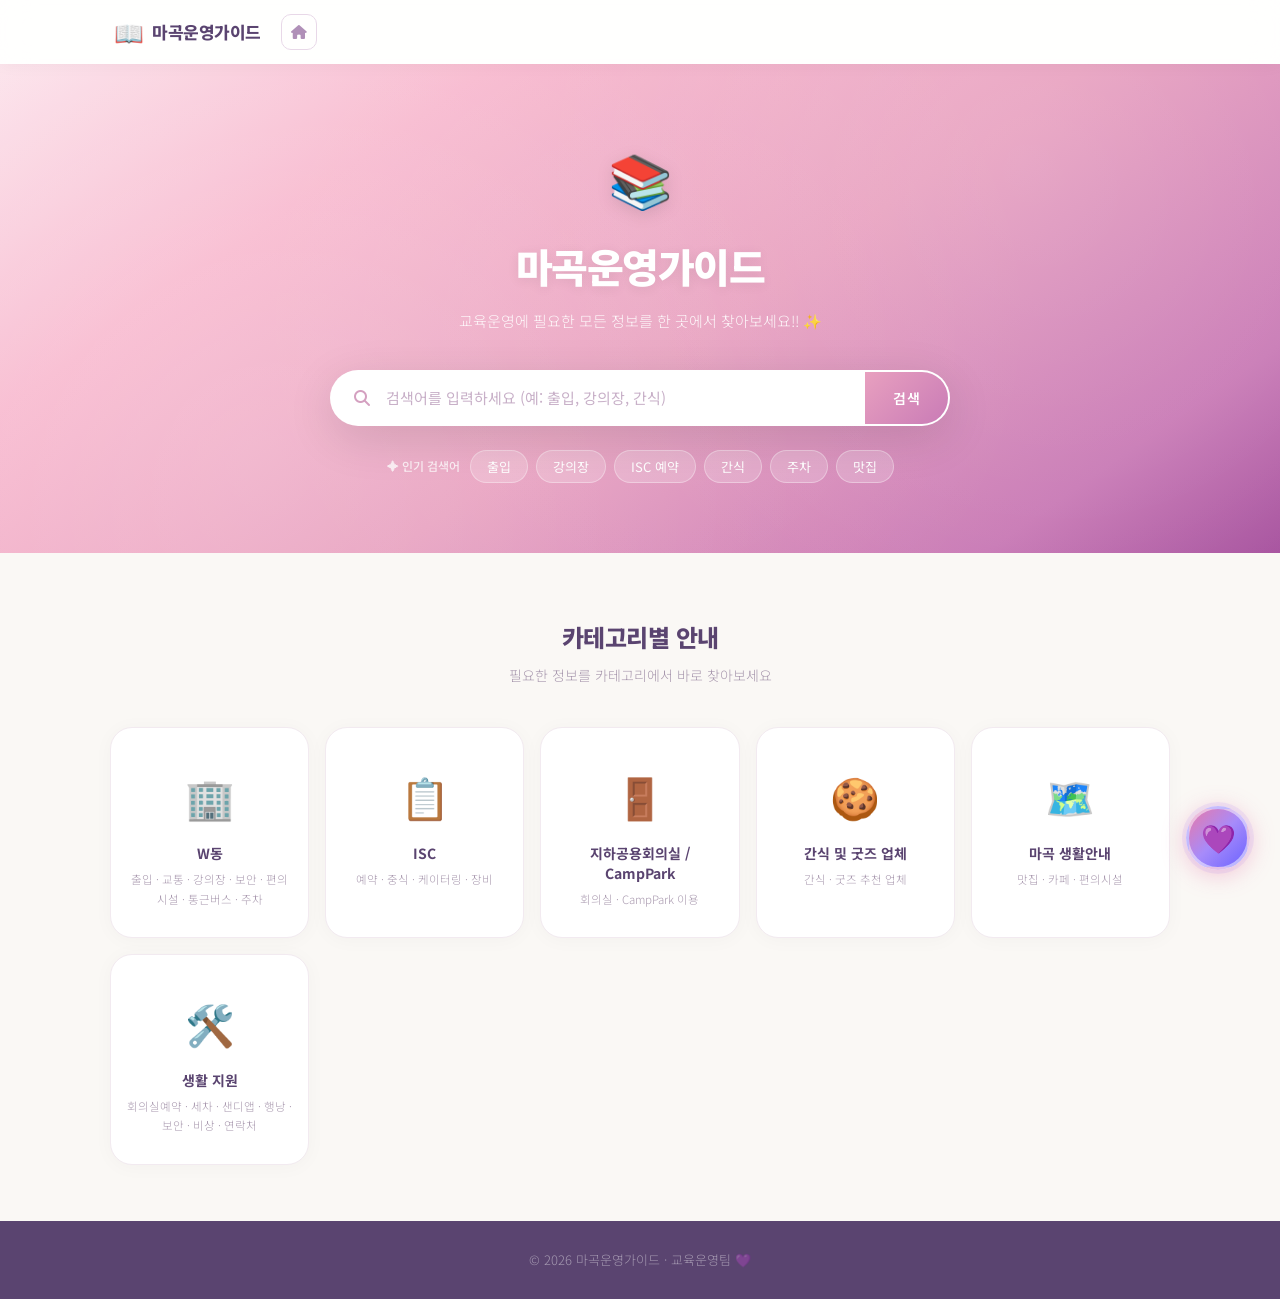
<file: index.html>
<!DOCTYPE html>
<html lang="ko">
<head>
    <meta charset="UTF-8">
    <meta name="viewport" content="width=device-width, initial-scale=1.0">
    <title>마곡운영가이드 ✨</title>
    <link rel="stylesheet" href="style.css">
    <link href="https://fonts.googleapis.com/css2?family=Noto+Sans+KR:wght@300;400;500;700;900&display=swap" rel="stylesheet">
    <link href="https://cdnjs.cloudflare.com/ajax/libs/font-awesome/6.4.0/css/all.min.css" rel="stylesheet">
</head>
<body>
    <!-- 상단 헤더 -->
    <header class="header" id="header">
        <div class="header-inner">
            <div class="logo" onclick="goHome()">
                <span class="logo-emoji">📖</span>
                <span class="logo-text">마곡운영가이드</span>
            </div>
            <div class="header-search" id="headerSearch">
                <div class="header-search-box">
                    <input type="text" id="headerSearchInput" placeholder="궁금한 내용을 검색하세요" autocomplete="off">
                    <button onclick="performSearch(document.getElementById('headerSearchInput').value)">
                        <i class="fas fa-search"></i>
                    </button>
                </div>
            </div>
            <button class="home-btn-header" onclick="goHome()" title="홈으로">
                <i class="fas fa-home"></i>
            </button>
        </div>
    </header>

    <!-- 메인 히어로 섹션 -->
    <section class="hero" id="heroSection">
        <div class="hero-bg-deco"></div>
        <div class="hero-content">
            <span class="hero-emoji">📚</span>
            <h1 class="hero-title">마곡운영가이드</h1>
            <p class="hero-subtitle">교육운영에 필요한 모든 정보를 한 곳에서 찾아보세요!! ✨</p>
            <div class="search-container">
                <div class="search-box">
                    <i class="fas fa-search search-icon"></i>
                    <input type="text" id="mainSearchInput" placeholder="검색어를 입력하세요 (예: 출입, 강의장, 간식)" autocomplete="off">
                    <button onclick="performSearch(document.getElementById('mainSearchInput').value)">
                        검색
                    </button>
                </div>
                <div class="search-suggestions" id="searchSuggestions"></div>
            </div>
            <div class="popular-keywords">
                <span class="keyword-label">✦ 인기 검색어</span>
                <button onclick="performSearch('출입')">출입</button>
                <button onclick="performSearch('강의장')">강의장</button>
                <button onclick="performSearch('ISC 예약')">ISC 예약</button>
                <button onclick="performSearch('간식')">간식</button>
                <button onclick="performSearch('주차')">주차</button>
                <button onclick="performSearch('맛집')">맛집</button>
            </div>
        </div>
    </section>

    <!-- 카테고리 네비게이션 -->
    <section class="categories" id="categorySection">
        <div class="container">
            <h2 class="section-title">카테고리별 안내</h2>
            <p class="section-subtitle">필요한 정보를 카테고리에서 바로 찾아보세요</p>
            <div class="category-grid">
                <div class="category-card" onclick="showCategory('w-building')">
                    <span class="category-emoji">🏢</span>
                    <h3>W동</h3>
                    <p>출입 · 교통 · 강의장 · 보안 · 편의시설 · 통근버스 · 주차</p>
                </div>
                <div class="category-card" onclick="showCategory('isc')">
                    <span class="category-emoji">📋</span>
                    <h3>ISC</h3>
                    <p>예약 · 중식 · 케이터링 · 장비</p>
                </div>
                <div class="category-card" onclick="showCategory('meeting-room')">
                    <span class="category-emoji">🚪</span>
                    <h3>지하공용회의실 / CampPark</h3>
                    <p>회의실 · CampPark 이용</p>
                </div>
                <div class="category-card" onclick="showCategory('snack-goods')">
                    <span class="category-emoji">🍪</span>
                    <h3>간식 및 굿즈 업체</h3>
                    <p>간식 · 굿즈 추천 업체</p>
                </div>
                <div class="category-card" onclick="showCategory('magok-life')">
                    <span class="category-emoji">🗺️</span>
                    <h3>마곡 생활안내</h3>
                    <p>맛집 · 카페 · 편의시설</p>
                </div>
                <div class="category-card" onclick="showCategory('life-support')">
                    <span class="category-emoji">🛠️</span>
                    <h3>생활 지원</h3>
                    <p>회의실예약 · 세차 · 샌디앱 · 행낭 · 보안 · 비상 · 연락처</p>
                </div>
            </div>
        </div>
    </section>

    <!-- 검색 결과 영역 -->
    <section class="search-results" id="searchResults" style="display:none;">
        <div class="container">
            <div class="results-header">
                <h2>🔍 <span id="searchQuery"></span> 검색 결과 <span id="resultCount" class="result-count"></span></h2>
                <button class="back-btn" onclick="goHome()"><i class="fas fa-arrow-left"></i> 홈으로</button>
            </div>
            <div id="resultsList" class="results-list"></div>
        </div>
    </section>

    <!-- 상세 콘텐츠 영역 -->
    <section class="detail-view" id="detailView" style="display:none;">
        <div class="container">
            <div class="detail-layout">
                <aside class="detail-sidebar" id="detailSidebar"></aside>
                <main class="detail-content" id="detailContent"></main>
            </div>
        </div>
    </section>

    <!-- 챗봇 -->
    <div class="chatbot-btn" id="chatbotBtn" onclick="toggleChatbot()">
        <span class="chatbot-btn-emoji">💜</span>
    </div>
    <div class="chatbot-window" id="chatbotWindow">
        <div class="chatbot-header">
            <span>🐰 백서 도우미</span>
            <button onclick="toggleChatbot()"><i class="fas fa-times"></i></button>
        </div>
        <div class="chatbot-messages" id="chatbotMessages">
            <div class="chat-msg bot">반가워요~! 🐰✨<br>저는 <strong>백서 도우미</strong>예요!<br>궁금한 거 뭐든 물어봐 주세요 💕<br><br>💬 <em>간식업체 알려줘, 주차 어떻게 해?, 네트워크 연결</em></div>
        </div>
        <div class="chatbot-input">
            <input type="text" id="chatbotInput" placeholder="무엇이든 물어보세요~ 🐰" autocomplete="off" onkeypress="if(event.key==='Enter')sendChat()">
            <button onclick="sendChat()"><i class="fas fa-paper-plane"></i></button>
        </div>
    </div>

    <!-- 푸터 -->
    <footer class="footer">
        <div class="container">
            <p>© 2026 마곡운영가이드 · 교육운영팀 💜</p>
        </div>
    </footer>

    <script src="app.js"></script>
</body>
</html>
</file>
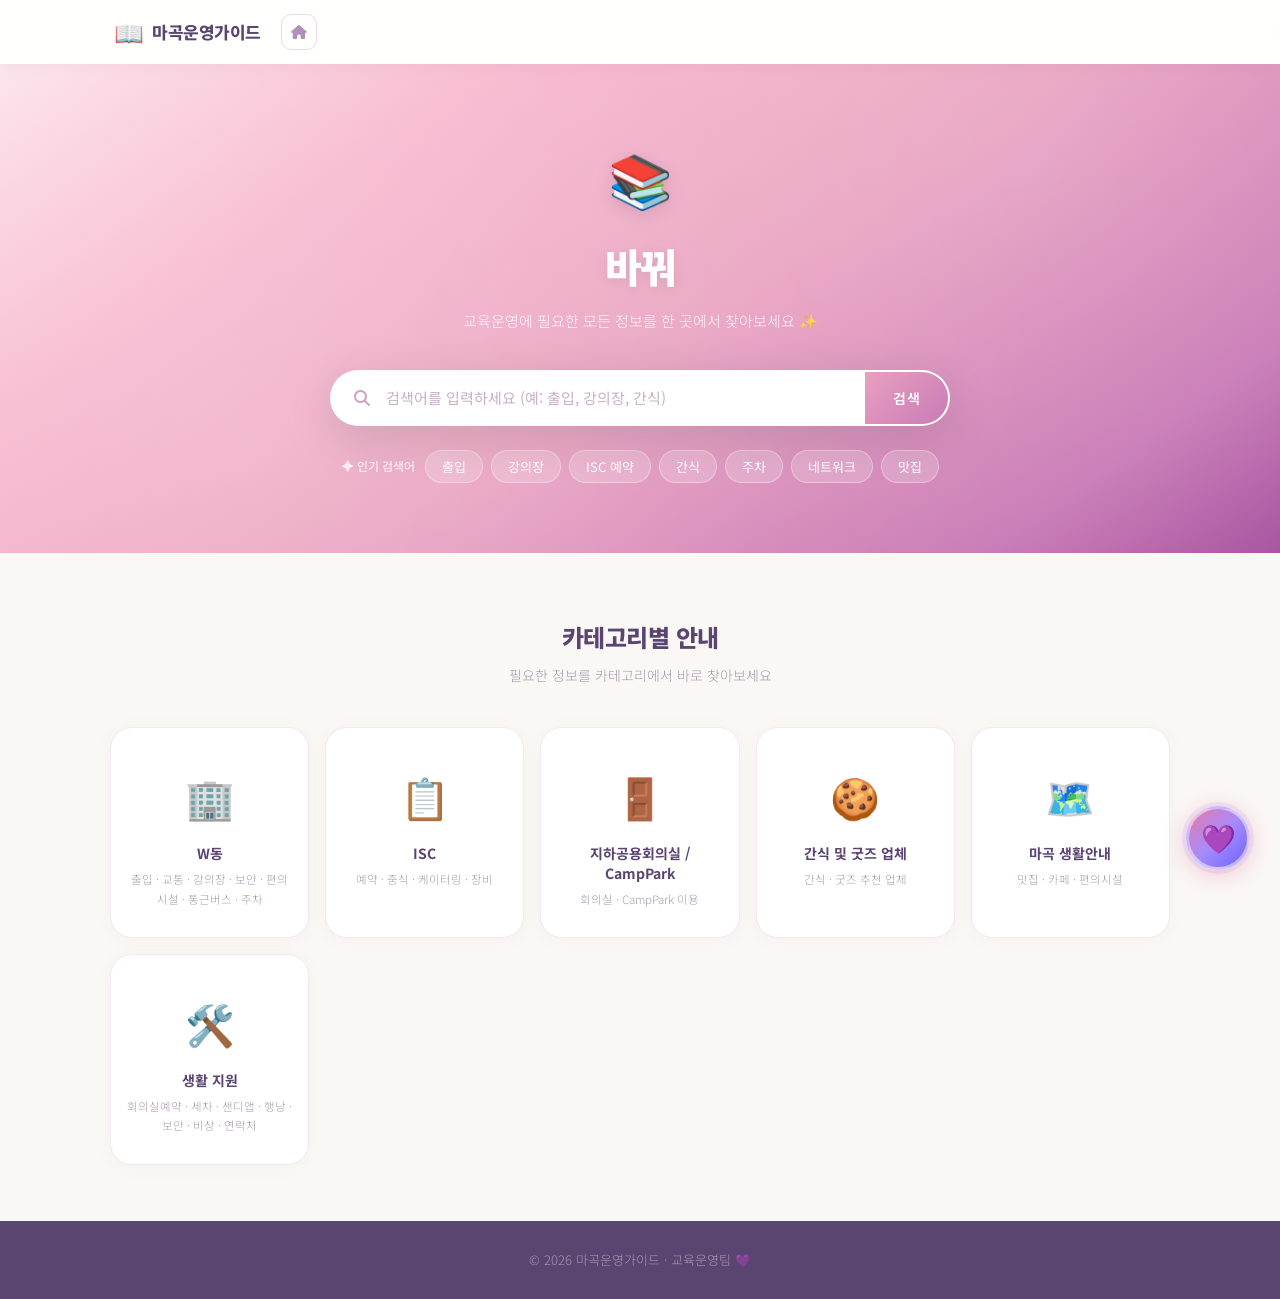
<file: 백서.html>
<!DOCTYPE html>
<html lang="ko">
<head>
    <meta charset="UTF-8">
    <meta name="viewport" content="width=device-width, initial-scale=1.0">
    <title>마곡운영가이드 ✨</title>
    <link rel="stylesheet" href="style.css">
    <link href="https://fonts.googleapis.com/css2?family=Noto+Sans+KR:wght@300;400;500;700;900&display=swap" rel="stylesheet">
    <link href="https://cdnjs.cloudflare.com/ajax/libs/font-awesome/6.4.0/css/all.min.css" rel="stylesheet">
</head>
<body>
    <!-- 상단 헤더 -->
    <header class="header" id="header">
        <div class="header-inner">
            <div class="logo" onclick="goHome()">
                <span class="logo-emoji">📖</span>
                <span class="logo-text">마곡운영가이드</span>
            </div>
            <div class="header-search" id="headerSearch">
                <div class="header-search-box">
                    <input type="text" id="headerSearchInput" placeholder="궁금한 내용을 검색하세요" autocomplete="off">
                    <button onclick="performSearch(document.getElementById('headerSearchInput').value)">
                        <i class="fas fa-search"></i>
                    </button>
                </div>
            </div>
            <button class="home-btn-header" onclick="goHome()" title="홈으로">
                <i class="fas fa-home"></i>
            </button>
        </div>
    </header>

    <!-- 메인 히어로 섹션 -->
    <section class="hero" id="heroSection">
        <div class="hero-bg-deco"></div>
        <div class="hero-content">
            <span class="hero-emoji">📚</span>
            <h1 class="hero-title">바꿔</h1>
            <p class="hero-subtitle">교육운영에 필요한 모든 정보를 한 곳에서 찾아보세요 ✨</p>
            <div class="search-container">
                <div class="search-box">
                    <i class="fas fa-search search-icon"></i>
                    <input type="text" id="mainSearchInput" placeholder="검색어를 입력하세요 (예: 출입, 강의장, 간식)" autocomplete="off">
                    <button onclick="performSearch(document.getElementById('mainSearchInput').value)">
                        검색
                    </button>
                </div>
                <div class="search-suggestions" id="searchSuggestions"></div>
            </div>
            <div class="popular-keywords">
                <span class="keyword-label">✦ 인기 검색어</span>
                <button onclick="performSearch('출입')">출입</button>
                <button onclick="performSearch('강의장')">강의장</button>
                <button onclick="performSearch('ISC 예약')">ISC 예약</button>
                <button onclick="performSearch('간식')">간식</button>
                <button onclick="performSearch('주차')">주차</button>
                <button onclick="performSearch('네트워크')">네트워크</button>
                <button onclick="performSearch('맛집')">맛집</button>
            </div>
        </div>
    </section>

    <!-- 카테고리 네비게이션 -->
    <section class="categories" id="categorySection">
        <div class="container">
            <h2 class="section-title">카테고리별 안내</h2>
            <p class="section-subtitle">필요한 정보를 카테고리에서 바로 찾아보세요</p>
            <div class="category-grid">
                <div class="category-card" onclick="showCategory('w-building')">
                    <span class="category-emoji">🏢</span>
                    <h3>W동</h3>
                    <p>출입 · 교통 · 강의장 · 보안 · 편의시설 · 통근버스 · 주차</p>
                </div>
                <div class="category-card" onclick="showCategory('isc')">
                    <span class="category-emoji">📋</span>
                    <h3>ISC</h3>
                    <p>예약 · 중식 · 케이터링 · 장비</p>
                </div>
                <div class="category-card" onclick="showCategory('meeting-room')">
                    <span class="category-emoji">🚪</span>
                    <h3>지하공용회의실 / CampPark</h3>
                    <p>회의실 · CampPark 이용</p>
                </div>
                <div class="category-card" onclick="showCategory('snack-goods')">
                    <span class="category-emoji">🍪</span>
                    <h3>간식 및 굿즈 업체</h3>
                    <p>간식 · 굿즈 추천 업체</p>
                </div>
                <div class="category-card" onclick="showCategory('magok-life')">
                    <span class="category-emoji">🗺️</span>
                    <h3>마곡 생활안내</h3>
                    <p>맛집 · 카페 · 편의시설</p>
                </div>
                <div class="category-card" onclick="showCategory('life-support')">
                    <span class="category-emoji">🛠️</span>
                    <h3>생활 지원</h3>
                    <p>회의실예약 · 세차 · 샌디앱 · 행낭 · 보안 · 비상 · 연락처</p>
                </div>
            </div>
        </div>
    </section>

    <!-- 검색 결과 영역 -->
    <section class="search-results" id="searchResults" style="display:none;">
        <div class="container">
            <div class="results-header">
                <h2>🔍 <span id="searchQuery"></span> 검색 결과 <span id="resultCount" class="result-count"></span></h2>
                <button class="back-btn" onclick="goHome()"><i class="fas fa-arrow-left"></i> 홈으로</button>
            </div>
            <div id="resultsList" class="results-list"></div>
        </div>
    </section>

    <!-- 상세 콘텐츠 영역 -->
    <section class="detail-view" id="detailView" style="display:none;">
        <div class="container">
            <div class="detail-layout">
                <aside class="detail-sidebar" id="detailSidebar"></aside>
                <main class="detail-content" id="detailContent"></main>
            </div>
        </div>
    </section>

    <!-- 챗봇 -->
    <div class="chatbot-btn" id="chatbotBtn" onclick="toggleChatbot()">
        <span class="chatbot-btn-emoji">💜</span>
    </div>
    <div class="chatbot-window" id="chatbotWindow">
        <div class="chatbot-header">
            <span>🐰 백서 도우미</span>
            <button onclick="toggleChatbot()"><i class="fas fa-times"></i></button>
        </div>
        <div class="chatbot-messages" id="chatbotMessages">
            <div class="chat-msg bot">반가워요~! 🐰✨<br>저는 <strong>백서 도우미</strong>예요!<br>궁금한 거 뭐든 물어봐 주세요 💕<br><br>💬 <em>간식업체 알려줘, 주차 어떻게 해?, 네트워크 연결</em></div>
        </div>
        <div class="chatbot-input">
            <input type="text" id="chatbotInput" placeholder="무엇이든 물어보세요~ 🐰" autocomplete="off" onkeypress="if(event.key==='Enter')sendChat()">
            <button onclick="sendChat()"><i class="fas fa-paper-plane"></i></button>
        </div>
    </div>

    <!-- 푸터 -->
    <footer class="footer">
        <div class="container">
            <p>© 2026 마곡운영가이드 · 교육운영팀 💜</p>
        </div>
    </footer>

    <script src="app.js"></script>
</body>
</html>
</file>
<file: style.css>
/* ========== 기본 리셋 & 공통 ========== */
* {
    margin: 0;
    padding: 0;
    box-sizing: border-box;
}

body {
    font-family: 'Noto Sans KR', -apple-system, BlinkMacSystemFont, sans-serif;
    background: #faf8f5;
    color: #3d3d3d;
    line-height: 1.7;
    min-height: 100vh;
}

.container {
    max-width: 1100px;
    margin: 0 auto;
    padding: 0 20px;
}

/* ========== 헤더 ========== */
.header {
    position: fixed;
    top: 0;
    left: 0;
    right: 0;
    background: rgba(255, 255, 255, 0.88);
    backdrop-filter: blur(16px);
    -webkit-backdrop-filter: blur(16px);
    box-shadow: 0 1px 16px rgba(0, 0, 0, 0.04);
    z-index: 1000;
    height: 64px;
    display: flex;
    align-items: center;
}

.header-inner {
    max-width: 1100px;
    margin: 0 auto;
    padding: 0 24px;
    width: 100%;
    display: flex;
    align-items: center;
    gap: 20px;
}

.logo {
    display: flex;
    align-items: center;
    gap: 8px;
    cursor: pointer;
    white-space: nowrap;
    flex-shrink: 0;
}

.logo-emoji {
    font-size: 24px;
}

.logo-text {
    font-weight: 800;
    font-size: 17px;
    color: #5a4470;
    letter-spacing: -0.5px;
}

.home-btn-header {
    background: none;
    border: 1px solid #e8d8e8;
    width: 36px;
    height: 36px;
    border-radius: 10px;
    cursor: pointer;
    color: #b090b8;
    font-size: 14px;
    display: flex;
    align-items: center;
    justify-content: center;
    transition: all .2s;
    flex-shrink: 0;
}

.home-btn-header:hover {
    background: #fdf0f5;
    border-color: #e8a0bf;
    color: #d4789c;
}

.header-search {
    flex: 1;
    max-width: 480px;
    display: none;
}

.header-search.visible {
    display: block;
}

.header-search-box {
    display: flex;
    border: 2px solid #eac8dd;
    border-radius: 50px;
    overflow: hidden;
    background: #fff;
    height: 42px;
    transition: border-color .3s, box-shadow .3s;
}

.header-search-box:focus-within {
    border-color: #d4789c;
    box-shadow: 0 0 0 4px rgba(212, 120, 156, 0.1);
}

.header-search-box input {
    flex: 1;
    border: none;
    outline: none;
    padding: 0 18px;
    font-size: 13.5px;
    font-family: inherit;
    color: #3d3d3d;
}

.header-search-box input::placeholder {
    color: #c4b0c4;
}

.header-search-box button {
    background: linear-gradient(135deg, #e8a0bf, #d4789c);
    border: none;
    color: #fff;
    width: 46px;
    cursor: pointer;
    font-size: 14px;
    transition: opacity .2s;
}

.header-search-box button:hover {
    opacity: 0.85;
}

/* ========== 히어로 섹션 ========== */
.hero {
    margin-top: 64px;
    background: linear-gradient(145deg, #fce4ec 0%, #f8bbd0 25%, #e8a0bf 55%, #c97bb6 85%, #a855a0 100%);
    min-height: 420px;
    display: flex;
    align-items: center;
    justify-content: center;
    text-align: center;
    padding: 70px 20px;
    position: relative;
    overflow: hidden;
}

.hero-bg-deco {
    position: absolute;
    inset: 0;
    background:
        radial-gradient(circle at 20% 80%, rgba(255,255,255,0.15) 0%, transparent 50%),
        radial-gradient(circle at 80% 20%, rgba(255,255,255,0.12) 0%, transparent 45%),
        radial-gradient(circle at 50% 50%, rgba(255,255,255,0.06) 0%, transparent 60%);
    animation: heroDeco 12s ease-in-out infinite;
}

@keyframes heroDeco {
    0%, 100% { transform: scale(1) translate(0, 0); }
    33% { transform: scale(1.02) translate(10px, -8px); }
    66% { transform: scale(0.98) translate(-8px, 6px); }
}

.hero-content {
    position: relative;
    z-index: 1;
    width: 100%;
    max-width: 620px;
}

.hero-emoji {
    font-size: 52px;
    margin-bottom: 10px;
    display: block;
    filter: drop-shadow(0 4px 8px rgba(0,0,0,0.1));
}

.hero-title {
    font-size: 40px;
    font-weight: 900;
    color: #fff;
    margin-bottom: 8px;
    letter-spacing: -1.5px;
    text-shadow: 0 2px 12px rgba(0,0,0,0.08);
}

.hero-subtitle {
    font-size: 15px;
    color: rgba(255,255,255,0.9);
    margin-bottom: 36px;
    font-weight: 300;
}

/* ========== 검색 박스 (메인) ========== */
.search-container {
    position: relative;
}

.search-box {
    display: flex;
    align-items: center;
    border-radius: 50px;
    overflow: hidden;
    box-shadow: 0 12px 48px rgba(0,0,0,0.12);
    height: 56px;
    background: #fff;
    border: 2px solid rgba(255,255,255,0.5);
}

.search-box .search-icon {
    margin-left: 22px;
    color: #d4a0c0;
    font-size: 16px;
    flex-shrink: 0;
}

.search-box input {
    flex: 1;
    border: none;
    outline: none;
    padding: 0 16px;
    font-size: 15px;
    font-family: inherit;
    color: #3d3d3d;
}

.search-box input::placeholder {
    color: #c8b0c8;
}

.search-box button {
    background: linear-gradient(135deg, #e8a0bf, #c97bb6);
    border: none;
    color: #fff;
    padding: 0 28px;
    height: 100%;
    cursor: pointer;
    font-size: 14px;
    font-weight: 600;
    font-family: inherit;
    transition: opacity .2s;
    letter-spacing: 0.5px;
}

.search-box button:hover {
    opacity: 0.88;
}

/* 자동완성 */
.search-suggestions {
    position: absolute;
    top: 62px;
    left: 0;
    right: 0;
    background: #fff;
    border-radius: 18px;
    box-shadow: 0 8px 36px rgba(0,0,0,0.1);
    z-index: 100;
    display: none;
    overflow: hidden;
}

.search-suggestions.active {
    display: block;
}

.suggestion-item {
    padding: 13px 24px;
    cursor: pointer;
    font-size: 14px;
    display: flex;
    align-items: center;
    gap: 10px;
    transition: background .15s;
    color: #5a5a5a;
}

.suggestion-item:hover {
    background: #fdf2f7;
}

.suggestion-item i {
    color: #d4789c;
    font-size: 11px;
}

/* 인기 검색어 */
.popular-keywords {
    margin-top: 24px;
    display: flex;
    align-items: center;
    justify-content: center;
    gap: 8px;
    flex-wrap: wrap;
}

.keyword-label {
    font-size: 12px;
    color: rgba(255,255,255,0.78);
    margin-right: 2px;
    font-weight: 500;
}

.popular-keywords button {
    background: rgba(255,255,255,0.2);
    border: 1px solid rgba(255,255,255,0.35);
    color: #fff;
    padding: 6px 16px;
    border-radius: 20px;
    font-size: 13px;
    cursor: pointer;
    font-family: inherit;
    transition: all .25s;
    font-weight: 400;
}

.popular-keywords button:hover {
    background: rgba(255,255,255,0.36);
    transform: translateY(-2px);
    box-shadow: 0 4px 12px rgba(0,0,0,0.08);
}

/* ========== 카테고리 섹션 ========== */
.categories {
    padding: 64px 0 56px;
}

.section-title {
    text-align: center;
    font-size: 24px;
    font-weight: 800;
    margin-bottom: 6px;
    color: #5a4470;
    letter-spacing: -0.5px;
}

.section-subtitle {
    text-align: center;
    font-size: 14px;
    color: #a898ae;
    margin-bottom: 40px;
    font-weight: 300;
}

.category-grid {
    display: grid;
    grid-template-columns: repeat(5, 1fr);
    gap: 16px;
}

.category-card {
    background: #fff;
    border-radius: 22px;
    padding: 34px 16px 28px;
    text-align: center;
    cursor: pointer;
    transition: all .3s cubic-bezier(.25,.46,.45,.94);
    box-shadow: 0 2px 20px rgba(0,0,0,0.03);
    border: 1px solid #f2eaf0;
    position: relative;
    overflow: hidden;
}

.category-card::after {
    content: '';
    position: absolute;
    bottom: 0;
    left: 0;
    right: 0;
    height: 3px;
    background: transparent;
    transition: background .3s;
}

.category-card:hover {
    transform: translateY(-8px);
    box-shadow: 0 18px 48px rgba(180,100,160,0.1);
    border-color: #f0d0e0;
}

.category-card:nth-child(1):hover::after { background: linear-gradient(90deg, #8b7cf7, #a78bfa); }
.category-card:nth-child(2):hover::after { background: linear-gradient(90deg, #f472b6, #f9a8d4); }
.category-card:nth-child(3):hover::after { background: linear-gradient(90deg, #60a5fa, #93c5fd); }
.category-card:nth-child(4):hover::after { background: linear-gradient(90deg, #34d399, #6ee7b7); }
.category-card:nth-child(5):hover::after { background: linear-gradient(90deg, #fbbf24, #fcd34d); }

.category-emoji {
    font-size: 40px;
    margin-bottom: 14px;
    display: block;
}

.category-card h3 {
    font-size: 14px;
    font-weight: 700;
    margin-bottom: 6px;
    color: #5a4470;
    line-height: 1.4;
}

.category-card p {
    font-size: 11.5px;
    color: #a898ae;
    font-weight: 300;
}

/* ========== 검색 결과 ========== */
.search-results {
    margin-top: 84px;
    padding: 40px 0 60px;
    min-height: calc(100vh - 200px);
}

.results-header {
    display: flex;
    align-items: center;
    justify-content: space-between;
    margin-bottom: 28px;
    flex-wrap: wrap;
    gap: 12px;
}

.results-header h2 {
    font-size: 20px;
    font-weight: 700;
    color: #5a4470;
}

.results-header h2 span#searchQuery {
    color: #d4789c;
}

.result-count {
    font-size: 14px;
    font-weight: 400;
    color: #a898ae;
}

.back-btn {
    background: none;
    border: 1px solid #e8d8e8;
    padding: 9px 22px;
    border-radius: 22px;
    cursor: pointer;
    font-size: 13px;
    font-family: inherit;
    color: #8a7a8e;
    transition: all .2s;
}

.back-btn:hover {
    background: #fdf2f7;
    border-color: #e8a0bf;
    color: #d4789c;
}

.results-list {
    display: flex;
    flex-direction: column;
    gap: 14px;
}

.result-card {
    background: #fff;
    border-radius: 18px;
    padding: 24px 28px;
    cursor: pointer;
    transition: all .25s;
    box-shadow: 0 2px 12px rgba(0,0,0,0.02);
    border: 1px solid #f2eaf0;
}

.result-card:hover {
    box-shadow: 0 8px 32px rgba(200,120,170,0.1);
    border-color: #eac0d5;
    transform: translateY(-2px);
}

.result-card .result-category {
    font-size: 11.5px;
    color: #d4789c;
    font-weight: 600;
    margin-bottom: 6px;
    display: flex;
    align-items: center;
    gap: 5px;
    text-transform: uppercase;
    letter-spacing: 0.5px;
}

.result-card .result-title {
    font-size: 16px;
    font-weight: 700;
    color: #5a4470;
    margin-bottom: 8px;
}

.result-card .result-snippet {
    font-size: 13.5px;
    color: #8a7a8e;
    line-height: 1.7;
    display: -webkit-box;
    -webkit-line-clamp: 2;
    -webkit-box-orient: vertical;
    overflow: hidden;
}

.result-card .result-snippet mark {
    background: #fce4ec;
    color: #c97bb6;
    padding: 1px 4px;
    border-radius: 4px;
    font-weight: 600;
}

.no-results {
    text-align: center;
    padding: 80px 20px;
    color: #a898ae;
}

.no-results .no-results-emoji {
    font-size: 56px;
    margin-bottom: 16px;
    display: block;
}

.no-results p {
    font-size: 15px;
}

/* ========== 상세 뷰 ========== */
.detail-view {
    margin-top: 84px;
    padding: 40px 0 60px;
    min-height: calc(100vh - 200px);
}

.detail-layout {
    display: flex;
    gap: 24px;
    align-items: flex-start;
}

/* 사이드바 */
.detail-sidebar {
    width: 240px;
    flex-shrink: 0;
    background: #fff;
    border-radius: 20px;
    box-shadow: 0 2px 20px rgba(0,0,0,0.03);
    overflow: hidden;
    position: sticky;
    top: 84px;
    border: 1px solid #f2eaf0;
}

.sidebar-header {
    background: linear-gradient(135deg, #e8a0bf, #c97bb6);
    color: #fff;
    padding: 20px;
    font-weight: 700;
    font-size: 14px;
    display: flex;
    align-items: center;
    gap: 10px;
    letter-spacing: -0.3px;
}

.sidebar-header i {
    font-size: 16px;
}

.sidebar-menu {
    list-style: none;
}

.sidebar-menu li {
    border-bottom: 1px solid #faf5f8;
}

.sidebar-menu li:last-child {
    border-bottom: none;
}

.sidebar-menu li a {
    display: block;
    padding: 15px 20px;
    font-size: 13px;
    color: #8a7a8e;
    text-decoration: none;
    transition: all .2s;
    cursor: pointer;
    font-weight: 400;
}

.sidebar-menu li a:hover,
.sidebar-menu li a.active {
    background: #fdf2f7;
    color: #c97bb6;
    font-weight: 600;
    padding-left: 28px;
    border-right: 3px solid #e8a0bf;
}

/* 상세 콘텐츠 */
.detail-content {
    flex: 1;
    background: #fff;
    border-radius: 20px;
    padding: 40px 44px;
    box-shadow: 0 2px 20px rgba(0,0,0,0.03);
    border: 1px solid #f2eaf0;
    min-height: 500px;
}

.detail-content .content-breadcrumb {
    font-size: 12.5px;
    color: #a898ae;
    margin-bottom: 22px;
    display: flex;
    align-items: center;
    gap: 6px;
}

.detail-content .content-breadcrumb span.bc-link {
    color: #d4789c;
    cursor: pointer;
    font-weight: 500;
}

.detail-content .content-breadcrumb span.bc-link:hover {
    text-decoration: underline;
}

.detail-content h1 {
    font-size: 24px;
    font-weight: 800;
    color: #5a4470;
    margin-bottom: 28px;
    padding-bottom: 18px;
    border-bottom: 2px solid #f0d8e8;
    letter-spacing: -0.5px;
}

.detail-content h2 {
    font-size: 17px;
    font-weight: 700;
    color: #5a4470;
    margin: 36px 0 14px;
    padding: 8px 0 8px 16px;
    border-left: 3px solid #e8a0bf;
    background: linear-gradient(90deg, #fdf2f7, transparent);
    border-radius: 0 8px 8px 0;
}

.detail-content h3 {
    font-size: 15px;
    font-weight: 600;
    color: #6a5a70;
    margin: 24px 0 10px;
}

.detail-content p {
    font-size: 14px;
    color: #5a5a5a;
    margin-bottom: 12px;
    line-height: 1.9;
}

.detail-content ul, .detail-content ol {
    margin: 10px 0 18px 22px;
    font-size: 14px;
    color: #5a5a5a;
    line-height: 1.9;
}

.detail-content li {
    margin-bottom: 6px;
}

.detail-content .info-box {
    background: linear-gradient(135deg, #fdf2f8, #fce4ec);
    border: 1px solid #f8bbd0;
    border-radius: 16px;
    padding: 20px 24px;
    margin: 20px 0;
    font-size: 13.5px;
    color: #ad457a;
    display: flex;
    align-items: flex-start;
    gap: 14px;
    line-height: 1.7;
}

.detail-content .info-box i {
    margin-top: 3px;
    font-size: 16px;
    color: #e8a0bf;
    flex-shrink: 0;
}

.detail-content .warning-box {
    background: linear-gradient(135deg, #fffbeb, #fef3c7);
    border: 1px solid #fde68a;
    border-radius: 16px;
    padding: 20px 24px;
    margin: 20px 0;
    font-size: 13.5px;
    color: #b45309;
    display: flex;
    align-items: flex-start;
    gap: 14px;
    line-height: 1.7;
}

.detail-content .warning-box i {
    margin-top: 3px;
    font-size: 16px;
    color: #f59e0b;
    flex-shrink: 0;
}

.detail-content table {
    width: 100%;
    border-collapse: separate;
    border-spacing: 0;
    margin: 18px 0;
    font-size: 13px;
    border-radius: 14px;
    overflow: hidden;
    box-shadow: 0 1px 12px rgba(0,0,0,0.03);
    border: 1px solid #f2eaf0;
}

.detail-content table th {
    background: linear-gradient(135deg, #fdf5f9, #fce8f0);
    padding: 14px 16px;
    text-align: left;
    font-weight: 600;
    color: #6a4a70;
    font-size: 12.5px;
    text-transform: uppercase;
    letter-spacing: 0.3px;
}

.detail-content table td {
    padding: 13px 16px;
    border-bottom: 1px solid #faf5f8;
    color: #5a5a5a;
}

.detail-content table tr:hover td {
    background: #fefafb;
}

.detail-content table tr:last-child td {
    border-bottom: none;
}

/* ========== 푸터 ========== */
.footer {
    background: #5a4470;
    color: rgba(255,255,255,.45);
    text-align: center;
    padding: 28px 20px;
    font-size: 13px;
    font-weight: 300;
}

/* ========== 반응형 ========== */
@media (max-width: 900px) {
    .category-grid {
        grid-template-columns: repeat(3, 1fr);
    }
}

@media (max-width: 768px) {
    .hero-title {
        font-size: 28px;
    }

    .hero {
        min-height: 350px;
        padding: 48px 20px;
    }

    .hero-emoji {
        font-size: 40px;
    }

    .category-grid {
        grid-template-columns: repeat(2, 1fr);
        gap: 12px;
    }

    .category-card {
        padding: 26px 14px 22px;
    }

    .category-emoji {
        font-size: 32px;
    }

    .detail-layout {
        flex-direction: column;
    }

    .detail-sidebar {
        width: 100%;
        position: static;
    }

    .detail-content {
        padding: 24px 20px;
    }

    .header-search {
        max-width: none;
    }

    .results-header h2 {
        font-size: 17px;
    }
}

@media (max-width: 480px) {
    .category-grid {
        grid-template-columns: 1fr;
    }

    .hero-title {
        font-size: 24px;
    }

    .hero-subtitle {
        font-size: 13px;
    }

    .search-box {
        height: 48px;
    }

    .section-title {
        font-size: 20px;
    }
}

/* ========== 스크롤바 ========== */
::-webkit-scrollbar {
    width: 5px;
}

::-webkit-scrollbar-track {
    background: transparent;
}

::-webkit-scrollbar-thumb {
    background: #e0d0dd;
    border-radius: 3px;
}

::-webkit-scrollbar-thumb:hover {
    background: #c8b0c5;
}

/* ========== 애니메이션 ========== */
@keyframes fadeInUp {
    from { opacity: 0; transform: translateY(18px); }
    to { opacity: 1; transform: translateY(0); }
}

.fade-in {
    animation: fadeInUp .4s ease-out;
}

/* ========== 텍스트 선택 색상 ========== */
::selection {
    background: #f8bbd0;
    color: #5a4470;
}

/* ========== 챗봇 ========== */
.chatbot-btn {
    position: fixed;
    bottom: 30px;
    right: 30px;
    width: 64px;
    height: 64px;
    border-radius: 50%;
    background: linear-gradient(135deg, #e879a8, #a78bfa, #6C63FF);
    color: #fff;
    border: 3px solid rgba(255,255,255,0.5);
    cursor: pointer;
    display: flex;
    align-items: center;
    justify-content: center;
    font-size: 28px;
    box-shadow: 0 4px 24px rgba(232, 121, 168, 0.45), 0 0 0 4px rgba(167, 139, 250, 0.15);
    z-index: 9999;
    transition: transform 0.3s, box-shadow 0.3s;
    animation: chatBtnBounce 2s ease-in-out infinite;
}
.chatbot-btn-emoji {
    display: inline-block;
    animation: chatBtnWiggle 2s ease-in-out infinite;
}
.chatbot-btn:hover {
    transform: scale(1.15) rotate(-5deg);
    box-shadow: 0 6px 30px rgba(232, 121, 168, 0.55), 0 0 0 6px rgba(167, 139, 250, 0.2);
    animation: none;
}
@keyframes chatBtnBounce {
    0%, 100% { transform: translateY(0); }
    50% { transform: translateY(-6px); }
}
@keyframes chatBtnWiggle {
    0%, 100% { transform: rotate(0deg); }
    25% { transform: rotate(-10deg); }
    75% { transform: rotate(10deg); }
}

.chatbot-window {
    position: fixed;
    bottom: 100px;
    right: 30px;
    width: 380px;
    max-height: 520px;
    background: #fff;
    border-radius: 20px;
    box-shadow: 0 8px 40px rgba(0,0,0,0.18);
    z-index: 9999;
    display: none;
    flex-direction: column;
    overflow: hidden;
    animation: fadeInUp 0.3s ease-out;
}
.chatbot-window.open {
    display: flex;
}

.chatbot-header {
    background: linear-gradient(135deg, #e879a8, #a78bfa, #6C63FF);
    color: #fff;
    padding: 18px 20px;
    display: flex;
    justify-content: space-between;
    align-items: center;
    font-weight: 700;
    font-size: 17px;
    letter-spacing: 0.5px;
}
.chatbot-header span {
    text-shadow: 0 1px 4px rgba(0,0,0,0.15);
}
.chatbot-header button {
    background: rgba(255,255,255,0.2);
    border: none;
    color: #fff;
    font-size: 16px;
    cursor: pointer;
    border-radius: 50%;
    width: 30px;
    height: 30px;
    display: flex;
    align-items: center;
    justify-content: center;
    transition: background 0.2s;
}
.chatbot-header button:hover {
    background: rgba(255,255,255,0.35);
}

.chatbot-messages {
    flex: 1;
    overflow-y: auto;
    padding: 16px;
    max-height: 360px;
    display: flex;
    flex-direction: column;
    gap: 12px;
    background: #fdf8ff;
}

.chat-msg {
    padding: 12px 16px;
    border-radius: 18px;
    font-size: 14px;
    line-height: 1.7;
    max-width: 88%;
    word-break: break-word;
}
.chat-msg.bot {
    background: #fff;
    color: #3d3d3d;
    align-self: flex-start;
    border-bottom-left-radius: 4px;
    border: 1px solid #f0e6ff;
    box-shadow: 0 2px 8px rgba(167, 139, 250, 0.08);
}
.chat-msg.user {
    background: linear-gradient(135deg, #e879a8, #a78bfa);
    color: #fff;
    align-self: flex-end;
    border-bottom-right-radius: 4px;
    box-shadow: 0 2px 8px rgba(232, 121, 168, 0.2);
}
.chat-msg em {
    color: #d35d90;
    font-style: normal;
    font-weight: 600;
}
.chat-msg.bot em {
    color: #a855f7;
}

.chatbot-input {
    display: flex;
    border-top: 1px solid #f0e6ff;
    padding: 12px;
    gap: 8px;
    background: #fdf8ff;
}
.chatbot-input input {
    flex: 1;
    border: 2px solid #ede5ff;
    border-radius: 12px;
    padding: 10px 16px;
    font-size: 14px;
    outline: none;
    font-family: 'Noto Sans KR', sans-serif;
}
.chatbot-input input:focus {
    border-color: #a78bfa;
    box-shadow: 0 0 0 3px rgba(167, 139, 250, 0.15);
}
.chatbot-input button {
    background: linear-gradient(135deg, #e879a8, #a78bfa);
    color: #fff;
    border: none;
    border-radius: 50%;
    width: 40px;
    height: 40px;
    cursor: pointer;
    font-size: 15px;
    transition: transform 0.2s, opacity 0.2s;
    display: flex;
    align-items: center;
    justify-content: center;
}
.chatbot-input button:hover {
    transform: scale(1.1);
    opacity: 0.9;
}

@media (max-width: 480px) {
    .chatbot-window {
        right: 10px;
        left: 10px;
        width: auto;
        bottom: 90px;
        max-height: 70vh;
    }
    .chatbot-btn {
        bottom: 20px;
        right: 20px;
        width: 54px;
        height: 54px;
        font-size: 22px;
    }
}
</file>
